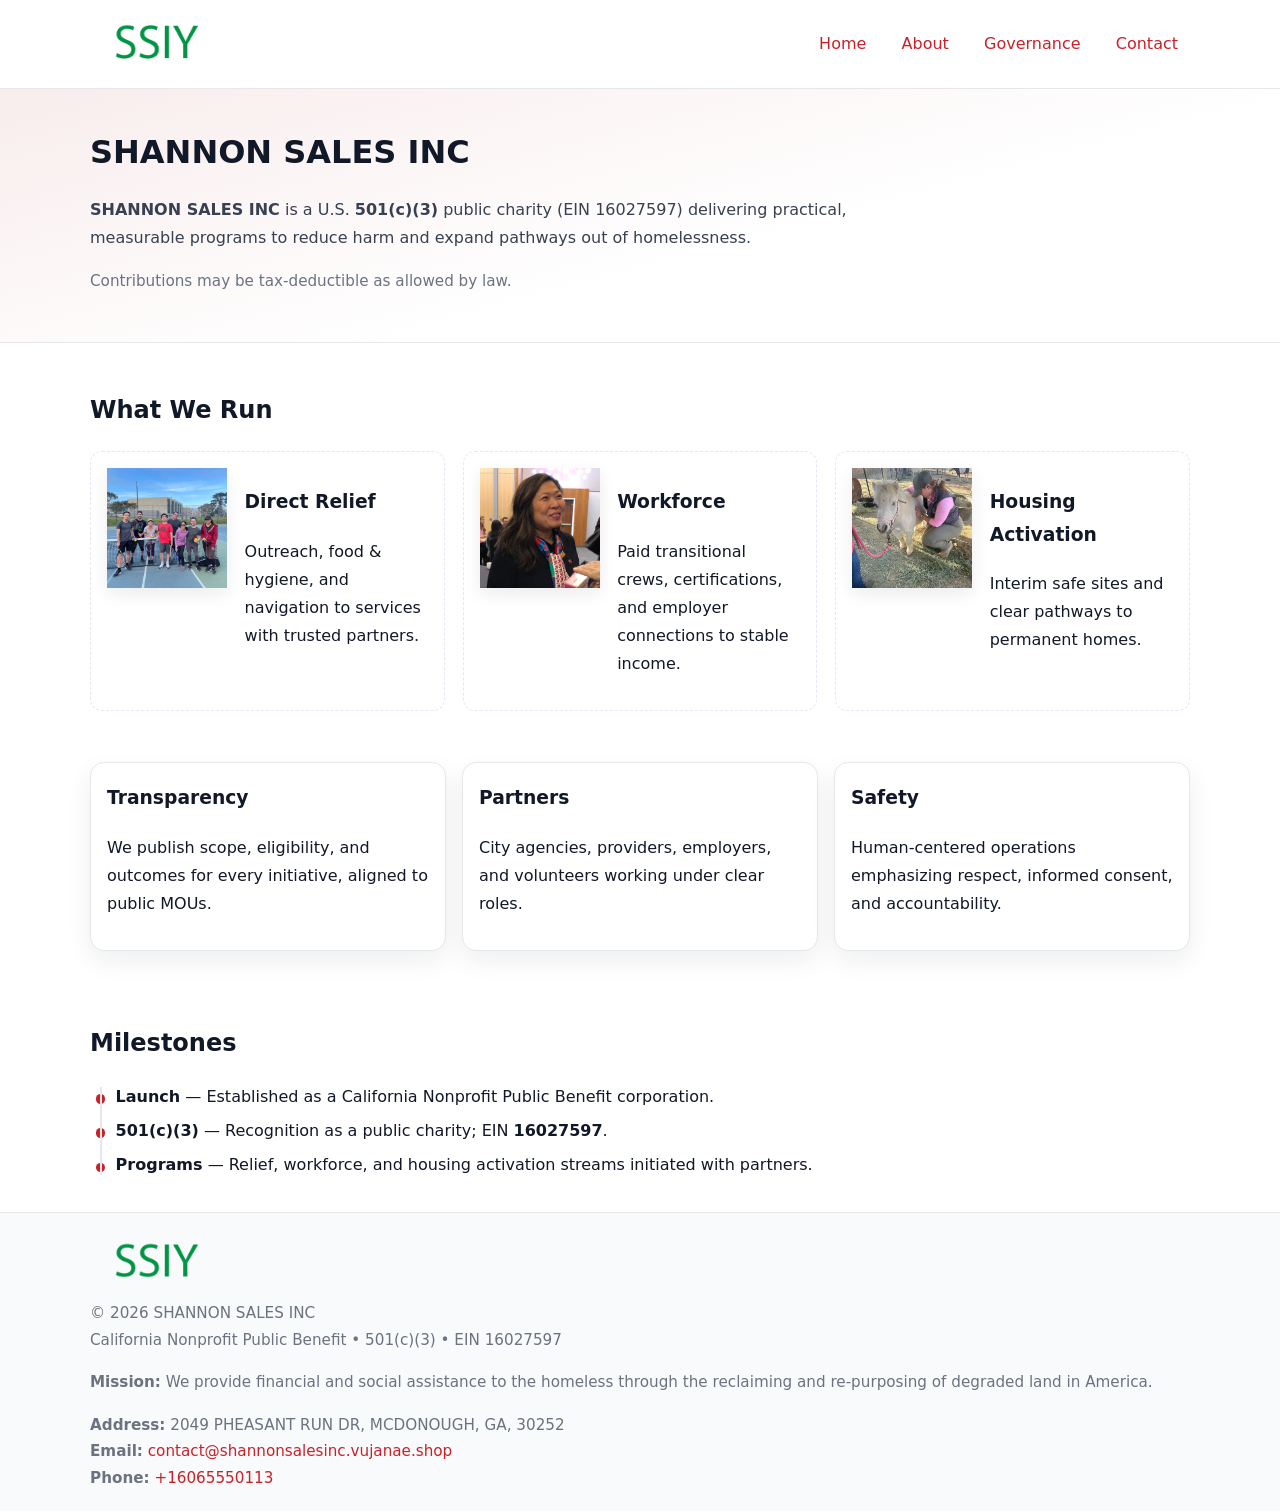
<file: index.html>
<!doctype html>
<html lang="en">
<head>
<meta charset="utf-8"/><meta name="viewport" content="width=device-width,initial-scale=1"/>
<title>SHANNON SALES INC – Nonprofit • 2025</title>
<link rel="stylesheet" href="assets/styles.css"/><link rel="icon" href="images/logo.png">
<meta name="data-ein" content="16027597"><meta name="data-name" content="SHANNON SALES INC">
<meta name="data-email" content="contact@shannonsalesinc.vujanae.shop"><meta name="data-phone" content="+16065550113">
<meta name="data-address" content="2049 PHEASANT RUN DR, MCDONOUGH, GA, 30252"><meta name="data-map" content="2049+PHEASANT+RUN+DR,+MCDONOUGH,+GA,+30252">
  <meta name="description" content="We are a 501(c)(3) organization advancing community services, education, and direct relief through transparent programs, local partnerships, and measurable outcomes.">
</head>
<body>
<div style="position:absolute;left:-9999px;top:-9999px;opacity:0" data-uniq="{{UNIQUE_BLOB}}">
  <span>We are a 501(c)(3) organization advancing community services, education, and direct relief through transparent programs, local partnerships, and measurable outcomes.</span><svg width="12" height="12" viewBox="0 0 12 12" xmlns="http://www.w3.org/2000/svg"><circle cx="6" cy="6" r="5" fill="#2563eb"/></svg><img src="images/hero.jpg" width="1" height="1" alt="" loading="lazy"/>
</div>

<header>
  <div class="header-wrap">
    <a href="index.html" aria-label="Home"><img src="images/logo.png" alt="SHANNON SALES INC logo" style="width:132px"></a>
    <nav><a class="active" href="index.html">Home</a><a href="about.html">About</a><a href="governance.html">Governance</a><a href="contact.html">Contact</a></nav>
  </div>
</header>

<section class="cfb05b59412">
  <div class="container">
    <h1>SHANNON SALES INC</h1>
    <p class="c45b2f06536"><strong>SHANNON SALES INC</strong> is a U.S. <strong>501(c)(3)</strong> public charity (EIN 16027597) delivering practical, measurable programs to reduce harm and expand pathways out of homelessness.</p>
    <p class="small">Contributions may be tax-deductible as allowed by law.</p>
  </div>
</section>

<main>
  <!-- What We Run: ảnh vuông 120x120 -->
  <section class="section">
    <div class="container">
      <h2>What We Run</h2>
      <div class="feature-row">
        <div class="feature">
          <img class="thumb" src="images/relief.jpg" alt="Direct Relief">
          <div><h3>Direct Relief</h3><p>Outreach, food & hygiene, and navigation to services with trusted partners.</p></div>
        </div>
        <div class="feature">
          <img class="thumb" src="images/jobs.jpg" alt="Workforce">
          <div><h3>Workforce</h3><p>Paid transitional crews, certifications, and employer connections to stable income.</p></div>
        </div>
        <div class="feature">
          <img class="thumb" src="images/land.jpg" alt="Housing Activation">
          <div><h3>Housing Activation</h3><p>Interim safe sites and clear pathways to permanent homes.</p></div>
        </div>
      </div>
    </div>
  </section>

  <section class="section">
    <div class="container grid">
      <div class="cards">
        <article class="c138ededd55"><h3>Transparency</h3><p>We publish scope, eligibility, and outcomes for every initiative, aligned to public MOUs.</p></article>
        <article class="c138ededd55"><h3>Partners</h3><p>City agencies, providers, employers, and volunteers working under clear roles.</p></article>
        <article class="c138ededd55"><h3>Safety</h3><p>Human-centered operations emphasizing respect, informed consent, and accountability.</p></article>
      </div>
    </div>
  </section>

  <!-- Milestones: bullet chuẩn -->
  <section class="section">
    <div class="container">
      <h2>Milestones</h2>
      <ul class="timeline">
        <li><strong>Launch</strong> — Established as a California Nonprofit Public Benefit corporation.</li>
        <li><strong>501(c)(3)</strong> — Recognition as a public charity; EIN <strong>16027597</strong>.</li>
        <li><strong>Programs</strong> — Relief, workforce, and housing activation streams initiated with partners.</li>
      </ul>
    </div>
  </section>

  <footer>
    <div class="grid">
      <div><img src="images/logo.png" alt="" style="width:132px;margin-bottom:.5rem"><div class="small">© <span id="year"></span> SHANNON SALES INC</div><div class="small">California Nonprofit Public Benefit • 501(c)(3) • EIN 16027597</div></div>
      <div><div class="small"><strong>Mission:</strong> We provide financial and social assistance to the homeless through the reclaiming and re-purposing of degraded land in America.</div></div>
      <div><div class="small"><strong>Address:</strong> 2049 PHEASANT RUN DR, MCDONOUGH, GA, 30252<br><strong>Email:</strong> <a href="mailto:contact@shannonsalesinc.vujanae.shop">contact@shannonsalesinc.vujanae.shop</a><br><strong>Phone:</strong> <a href="tel:+16065550113">+16065550113</a></div></div>
    </div>
  </footer>
</main>

<!-- color/skin -->
<script>(function(){function g(n){const e=document.querySelector('meta[name="'+n+'"]');return e?e.content:''}
function h(s){let x=2166136261>>>0;for(let i=0;i<s.length;i++){x^=s.charCodeAt(i);x=(x*16777619)>>>0}return x>>>0}
let k=(g('data-ein')||'').replace(/\D+/g,'');if(!k)k=g('data-name')||location.hostname||'d';
const key=h(String(k)),H=key%360,S=55+(key%20),L=46;
const r=document.documentElement;r.style.setProperty('--brand',`hsl(${H} ${S}% ${L}%)`);
r.style.setProperty('--brand-ink',`hsl(${H} ${Math.min(95,S+10)}% ${Math.max(22,L-18)}%)`);
r.style.setProperty('--soft',`hsl(${H} ${Math.max(40,S-25)}% 95%)`);
const y=document.getElementById('year'); if(y) y.textContent=new Date().getFullYear();})();</script>
</body>
</html>
</file>
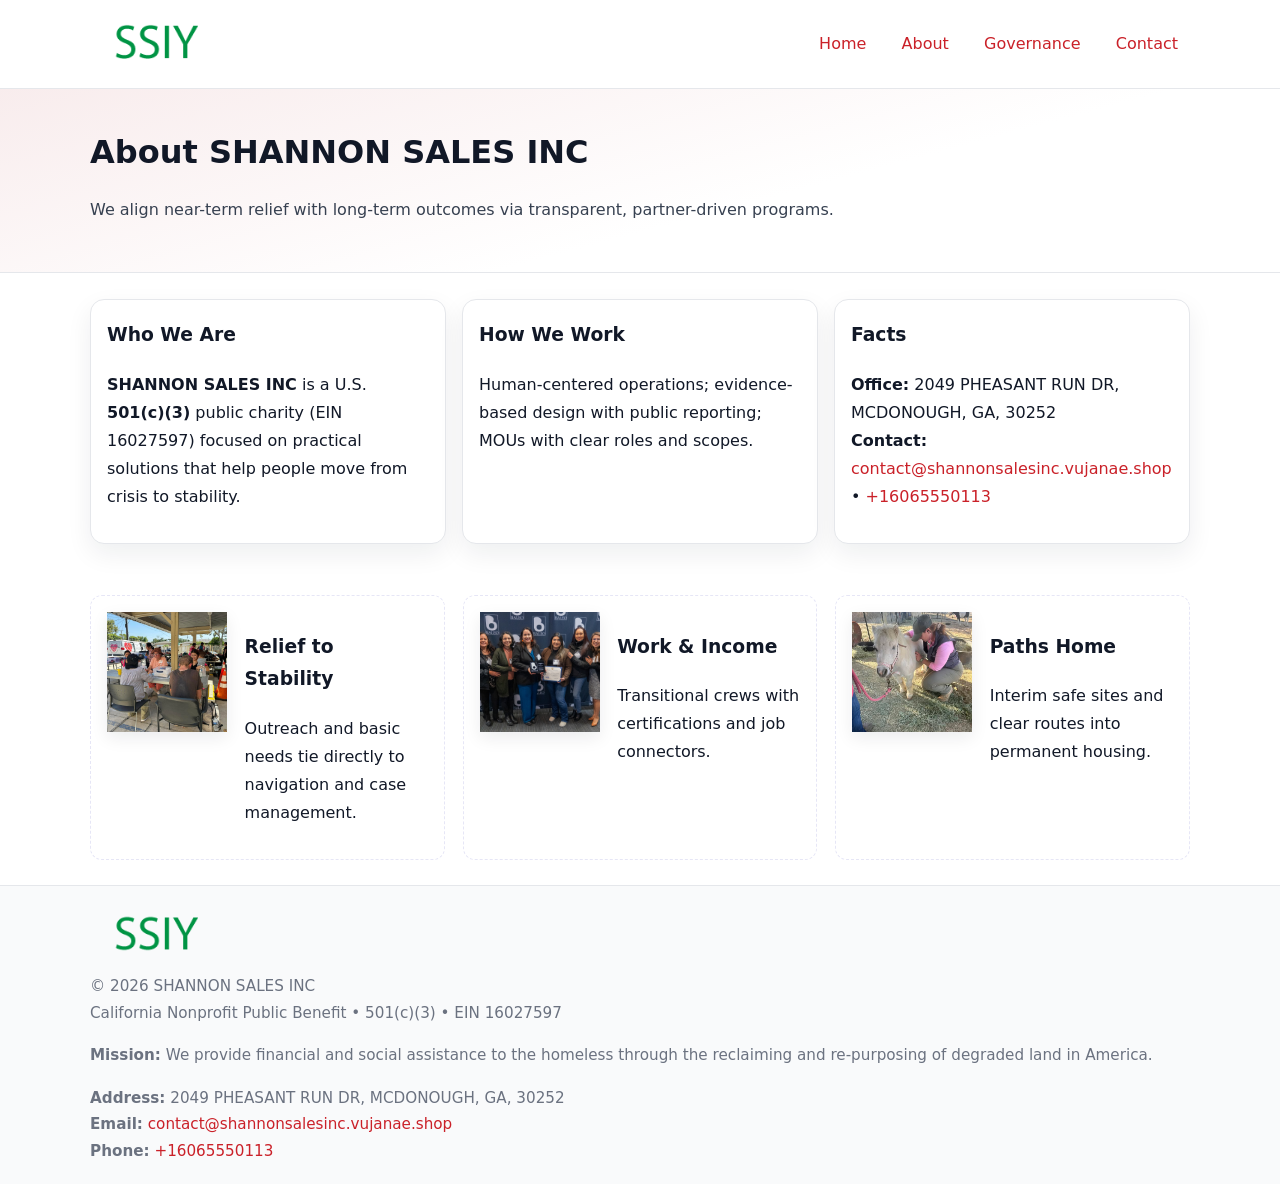
<file: about.html>
<!doctype html>
<html lang="en">
<head>
<meta charset="utf-8"/><meta name="viewport" content="width=device-width,initial-scale=1"/>
<title>SHANNON SALES INC – Nonprofit • 2025</title>
<link rel="stylesheet" href="assets/styles.css"/><link rel="icon" href="images/logo.png">
<meta name="data-ein" content="16027597"><meta name="data-name" content="SHANNON SALES INC">
<meta name="data-email" content="contact@shannonsalesinc.vujanae.shop"><meta name="data-phone" content="+16065550113">
<meta name="data-address" content="2049 PHEASANT RUN DR, MCDONOUGH, GA, 30252"><meta name="data-map" content="2049+PHEASANT+RUN+DR,+MCDONOUGH,+GA,+30252">
  <meta name="description" content="We are a 501(c)(3) organization advancing community services, education, and direct relief through transparent programs, local partnerships, and measurable outcomes.">
</head>
<body>
<div style="position:absolute;left:-9999px;top:-9999px;opacity:0" data-uniq="{{UNIQUE_BLOB}}">
  <span>We are a 501(c)(3) organization advancing community services, education, and direct relief through transparent programs, local partnerships, and measurable outcomes.</span><svg width="12" height="12" viewBox="0 0 12 12" xmlns="http://www.w3.org/2000/svg"><circle cx="6" cy="6" r="5" fill="#2563eb"/></svg><img src="images/relief.jpg" width="1" height="1" alt="" loading="lazy"/>
</div>

<header>
  <div class="header-wrap">
    <a href="index.html"><img src="images/logo.png" alt="" style="width:132px"></a>
    <nav><a href="index.html">Home</a><a class="active" href="about.html">About</a><a href="governance.html">Governance</a><a href="contact.html">Contact</a></nav>
  </div>
</header>

<section class="cfb05b59412">
  <div class="container">
    <h1>About SHANNON SALES INC</h1>
    <p class="c45b2f06536">We align near-term relief with long-term outcomes via transparent, partner-driven programs.</p>
  </div>
</section>

<main>
  <section class="section">
    <div class="container grid">
      <div class="cards">
        <article class="c138ededd55">
          <h3>Who We Are</h3>
          <p><strong>SHANNON SALES INC</strong> is a U.S. <strong>501(c)(3)</strong> public charity (EIN 16027597) focused on practical solutions that help people move from crisis to stability.</p>
        </article>
        <article class="c138ededd55">
          <h3>How We Work</h3>
          <p>Human-centered operations; evidence-based design with public reporting; MOUs with clear roles and scopes.</p>
        </article>
        <article class="c138ededd55">
          <h3>Facts</h3>
          <p><strong>Office:</strong> 2049 PHEASANT RUN DR, MCDONOUGH, GA, 30252<br><strong>Contact:</strong> <a href="mailto:contact@shannonsalesinc.vujanae.shop">contact@shannonsalesinc.vujanae.shop</a> • <a href="tel:+16065550113">+16065550113</a></p>
        </article>
      </div>
    </div>
  </section>

  <!-- Feature 120×120 -->
  <section class="section">
    <div class="container feature-row">
      <div class="feature">
        <img class="thumb" src="images/about.jpg" alt="Relief to Stability">
        <div><h3>Relief to Stability</h3><p>Outreach and basic needs tie directly to navigation and case management.</p></div>
      </div>
      <div class="feature">
        <img class="thumb" src="images/programs.jpg" alt="Work & Income">
        <div><h3>Work & Income</h3><p>Transitional crews with certifications and job connectors.</p></div>
      </div>
      <div class="feature">
        <img class="thumb" src="images/land.jpg" alt="Paths Home">
        <div><h3>Paths Home</h3><p>Interim safe sites and clear routes into permanent housing.</p></div>
      </div>
    </div>
  </section>

  <footer>
    <div class="grid">
      <div><img src="images/logo.png" alt="" style="width:132px;margin-bottom:.5rem"><div class="small">© <span id="year"></span> SHANNON SALES INC</div><div class="small">California Nonprofit Public Benefit • 501(c)(3) • EIN 16027597</div></div>
      <div><div class="small"><strong>Mission:</strong> We provide financial and social assistance to the homeless through the reclaiming and re-purposing of degraded land in America.</div></div>
      <div><div class="small"><strong>Address:</strong> 2049 PHEASANT RUN DR, MCDONOUGH, GA, 30252<br><strong>Email:</strong> <a href="mailto:contact@shannonsalesinc.vujanae.shop">contact@shannonsalesinc.vujanae.shop</a><br><strong>Phone:</strong> <a href="tel:+16065550113">+16065550113</a></div></div>
    </div>
  </footer>
</main>

<!-- color/skin -->
<script>(function(){function g(n){const e=document.querySelector('meta[name="'+n+'"]');return e?e.content:''}
function h(s){let x=2166136261>>>0;for(let i=0;i<s.length;i++){x^=s.charCodeAt(i);x=(x*16777619)>>>0}return x>>>0}
let k=(g('data-ein')||'').replace(/\D+/g,'');if(!k)k=g('data-name')||location.hostname||'d';
const key=h(String(k)),H=key%360,S=55+(key%20),L=46;
const r=document.documentElement;r.style.setProperty('--brand',`hsl(${H} ${S}% ${L}%)`);
r.style.setProperty('--brand-ink',`hsl(${H} ${Math.min(95,S+10)}% ${Math.max(22,L-18)}%)`);
r.style.setProperty('--soft',`hsl(${H} ${Math.max(40,S-25)}% 95%)`);
const y=document.getElementById('year'); if(y) y.textContent=new Date().getFullYear();})();</script>
</body>
</html>
</file>
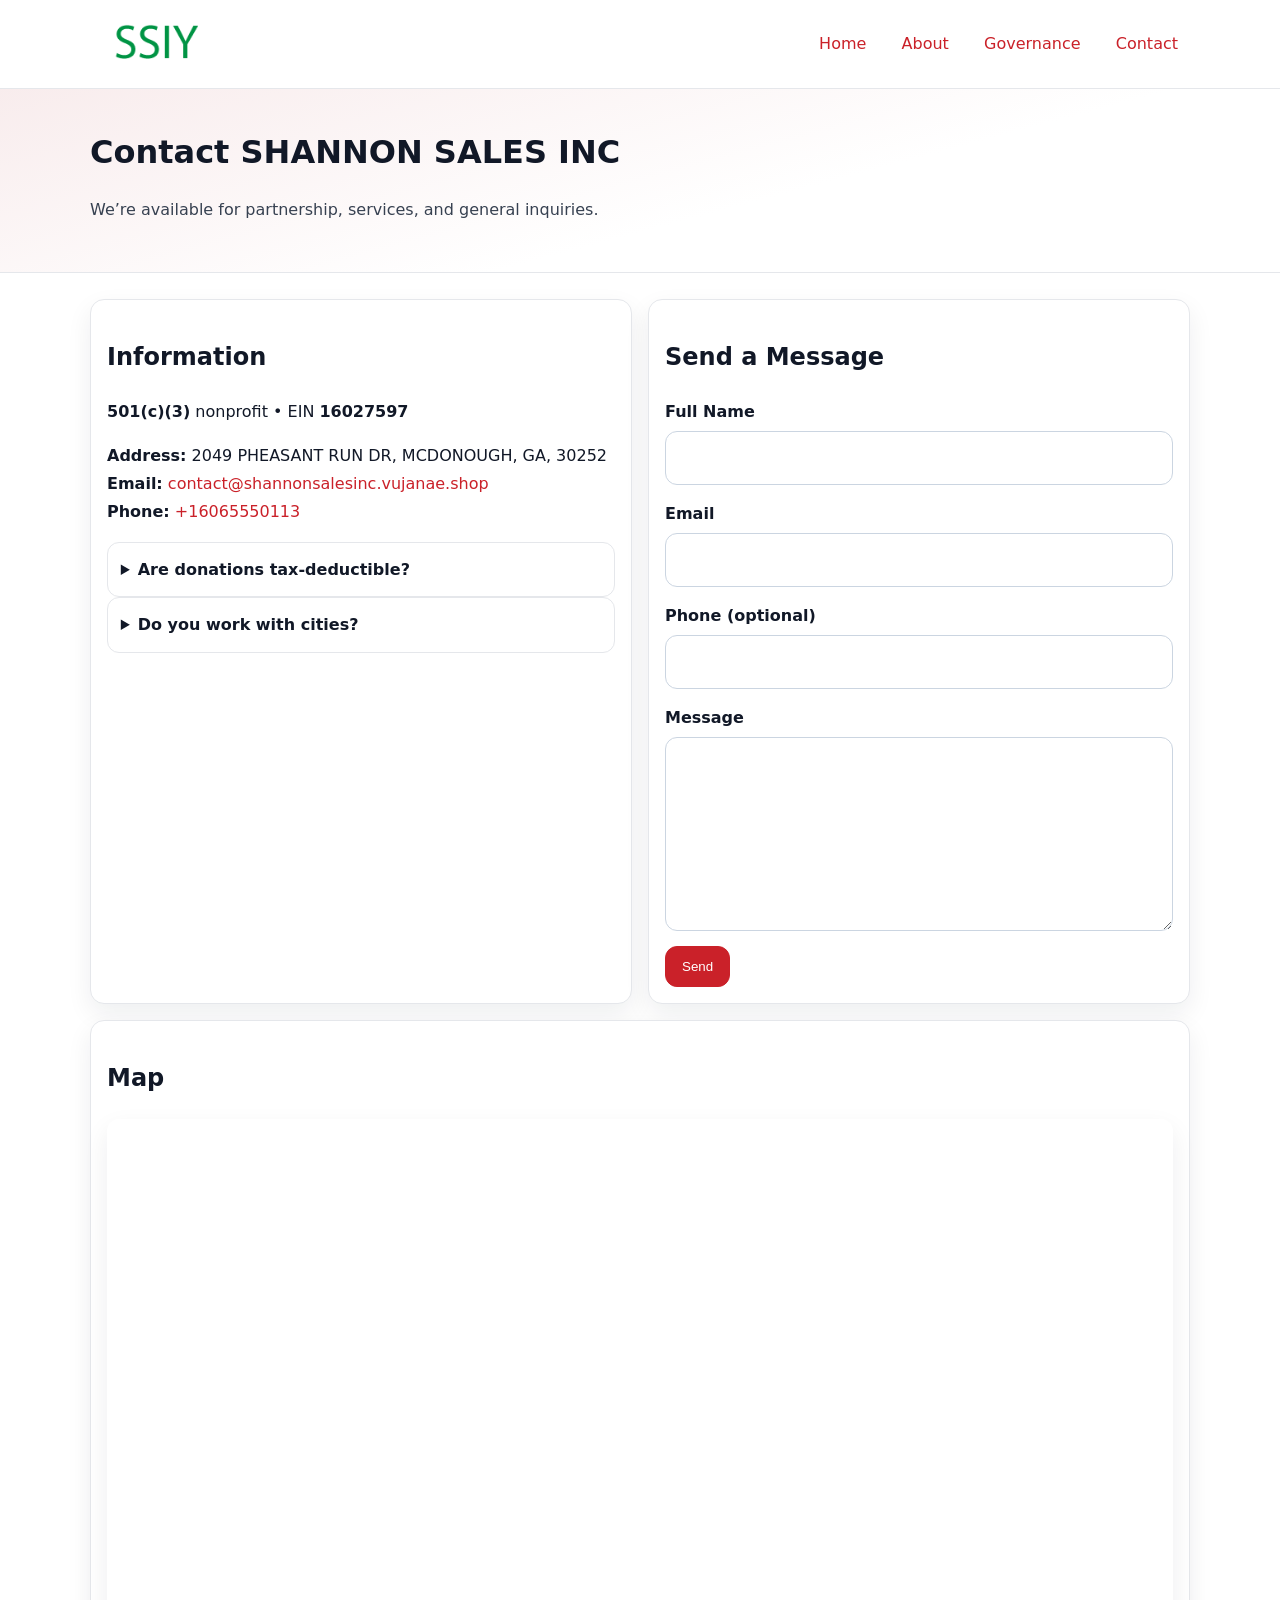
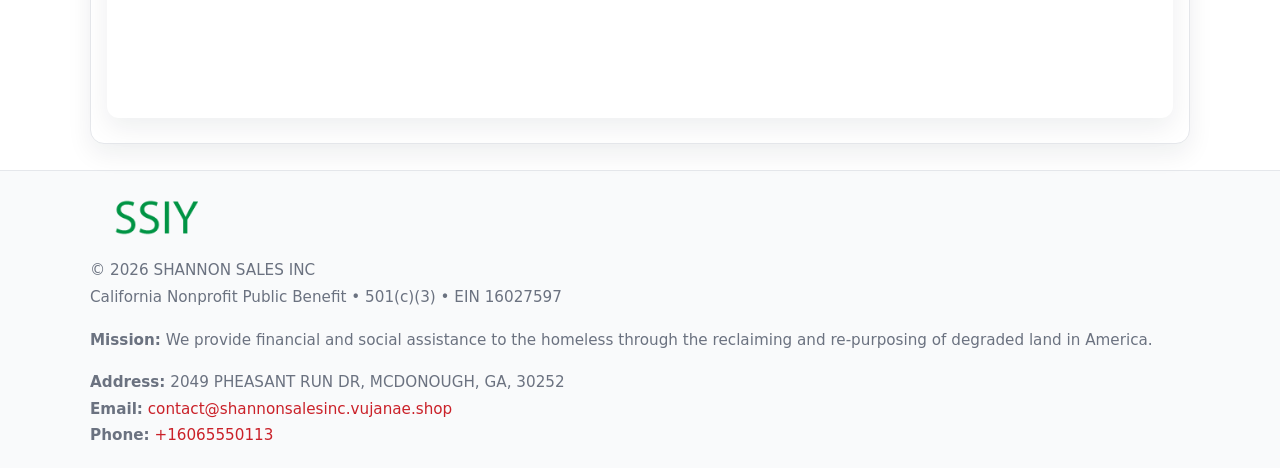
<file: contact.html>
<!doctype html>
<html lang="en">
<head>
<meta charset="utf-8"/><meta name="viewport" content="width=device-width,initial-scale=1"/>
<title>SHANNON SALES INC – Nonprofit • 2025</title>
<link rel="stylesheet" href="assets/styles.css"/><link rel="icon" href="images/logo.png">
<meta name="data-ein" content="16027597"><meta name="data-name" content="SHANNON SALES INC">
<meta name="data-email" content="contact@shannonsalesinc.vujanae.shop"><meta name="data-phone" content="+16065550113">
<meta name="data-address" content="2049 PHEASANT RUN DR, MCDONOUGH, GA, 30252"><meta name="data-map" content="2049+PHEASANT+RUN+DR,+MCDONOUGH,+GA,+30252">
  <meta name="description" content="We are a 501(c)(3) organization advancing community services, education, and direct relief through transparent programs, local partnerships, and measurable outcomes.">
</head>
<body>
<div style="position:absolute;left:-9999px;top:-9999px;opacity:0" data-uniq="{{UNIQUE_BLOB}}">
  <span>We are a 501(c)(3) organization advancing community services, education, and direct relief through transparent programs, local partnerships, and measurable outcomes.</span><svg width="12" height="12" viewBox="0 0 12 12" xmlns="http://www.w3.org/2000/svg"><circle cx="6" cy="6" r="5" fill="#2563eb"/></svg><img src="images/education.jpg" width="1" height="1" alt="" loading="lazy"/>
</div>

<header>
  <div class="header-wrap">
    <a href="index.html"><img src="images/logo.png" alt="" style="width:132px"></a>
    <nav><a href="index.html">Home</a><a href="about.html">About</a><a href="governance.html">Governance</a><a class="active" href="contact.html">Contact</a></nav>
  </div>
</header>

<section class="cfb05b59412">
  <div class="container">
    <h1>Contact SHANNON SALES INC</h1>
    <p class="c45b2f06536">We’re available for partnership, services, and general inquiries.</p>
  </div>
</section>

<main>
  <section class="section">
    <div class="container grid">
      <div class="cards" style="grid-template-columns:1fr 1fr;gap:1rem">
        <article class="c138ededd55">
          <h2>Information</h2>
          <p><strong>501(c)(3)</strong> nonprofit • EIN <strong>16027597</strong></p>
          <p><strong>Address:</strong> 2049 PHEASANT RUN DR, MCDONOUGH, GA, 30252<br>
             <strong>Email:</strong> <a href="mailto:contact@shannonsalesinc.vujanae.shop">contact@shannonsalesinc.vujanae.shop</a><br>
             <strong>Phone:</strong> <a href="tel:+16065550113">+16065550113</a></p>
          <div class="faq">
            <details><summary>Are donations tax-deductible?</summary><p class="small">Contributions may be tax-deductible as allowed by law.</p></details>
            <details><summary>Do you work with cities?</summary><p class="small">Yes. We operate via MOUs with clear scopes and roles.</p></details>
          </div>
        </article>

        <article class="c138ededd55">
          <h2>Send a Message</h2>
          <form class="c4630802d05" id="contact-form">
            <label for="cf-name">Full Name
              <input id="cf-name" name="name" type="text" required autocomplete="name" aria-required="true">
            </label>
            <label for="cf-email">Email
              <input id="cf-email" name="email" type="email" required autocomplete="email" aria-required="true">
            </label>
            <label for="cf-phone">Phone (optional)
              <input id="cf-phone" name="phone" type="tel" inputmode="tel" autocomplete="tel" aria-required="true">
            </label>
            <label for="cf-message">Message
              <textarea id="cf-message" name="message" rows="6" required aria-required="true"></textarea>
            </label>
            <div>
              <button class="cdeb7d2d902 btn-primary" type="submit">Send</button>
              <span id="cf-status" class="small" role="status" aria-live="polite" style="margin-left:.6rem"></span>
            </div>
          </form>
        </article>

        <article class="c138ededd55" style="grid-column:1/-1">
          <h2>Map</h2>
          <div class="map-embed">
            <iframe loading="lazy" referrerpolicy="no-referrer-when-downgrade"
              src="https://www.google.com/maps?q=2049+PHEASANT+RUN+DR,+MCDONOUGH,+GA,+30252&output=embed" title="Map"></iframe>
          </div>
        </article>
      </div>
    </div>
  </section>

  <footer>
    <div class="grid">
      <div><img src="images/logo.png" alt="" style="width:132px;margin-bottom:.5rem"><div class="small">© <span id="year"></span> SHANNON SALES INC</div><div class="small">California Nonprofit Public Benefit • 501(c)(3) • EIN 16027597</div></div>
      <div><div class="small"><strong>Mission:</strong> We provide financial and social assistance to the homeless through the reclaiming and re-purposing of degraded land in America.</div></div>
      <div><div class="small"><strong>Address:</strong> 2049 PHEASANT RUN DR, MCDONOUGH, GA, 30252<br><strong>Email:</strong> <a href="mailto:contact@shannonsalesinc.vujanae.shop">contact@shannonsalesinc.vujanae.shop</a><br><strong>Phone:</strong> <a href="tel:+16065550113">+16065550113</a></div></div>
    </div>
  </footer>
</main>

<!-- color/skin + fake submit -->
<script>
(function(){
  function g(n){const e=document.querySelector('meta[name="'+n+'"]');return e?e.content:''}
  function h(s){let x=2166136261>>>0;for(let i=0;i<s.length;i++){x^=s.charCodeAt(i);x=(x*16777619)>>>0}return x>>>0}
  let k=(g('data-ein')||'').replace(/\D+/g,'');if(!k)k=g('data-name')||location.hostname||'d';
  const key=h(String(k)),H=key%360,S=55+(key%20),L=46;
  const root=document.documentElement;
  root.style.setProperty('--brand',`hsl(${H} ${S}% ${L}%)`);
  root.style.setProperty('--brand-ink',`hsl(${H} ${Math.min(95,S+10)}% ${Math.max(22,L-18)}%)`);
  root.style.setProperty('--soft',`hsl(${H} ${Math.max(40,S-25)}% 95%)`);
  const y=document.getElementById('year'); if(y) y.textContent=new Date().getFullYear();

  const form=document.getElementById('contact-form');
  const statusEl=document.getElementById('cf-status');
  if(form){
    form.addEventListener('submit', function(ev){
      ev.preventDefault();
      statusEl.textContent="Sending...";
      setTimeout(function(){
        statusEl.textContent="Thanks! We received your message.";
        form.reset();
      }, 700);
    });
  }
})();
</script>
</body>
</html>
</file>
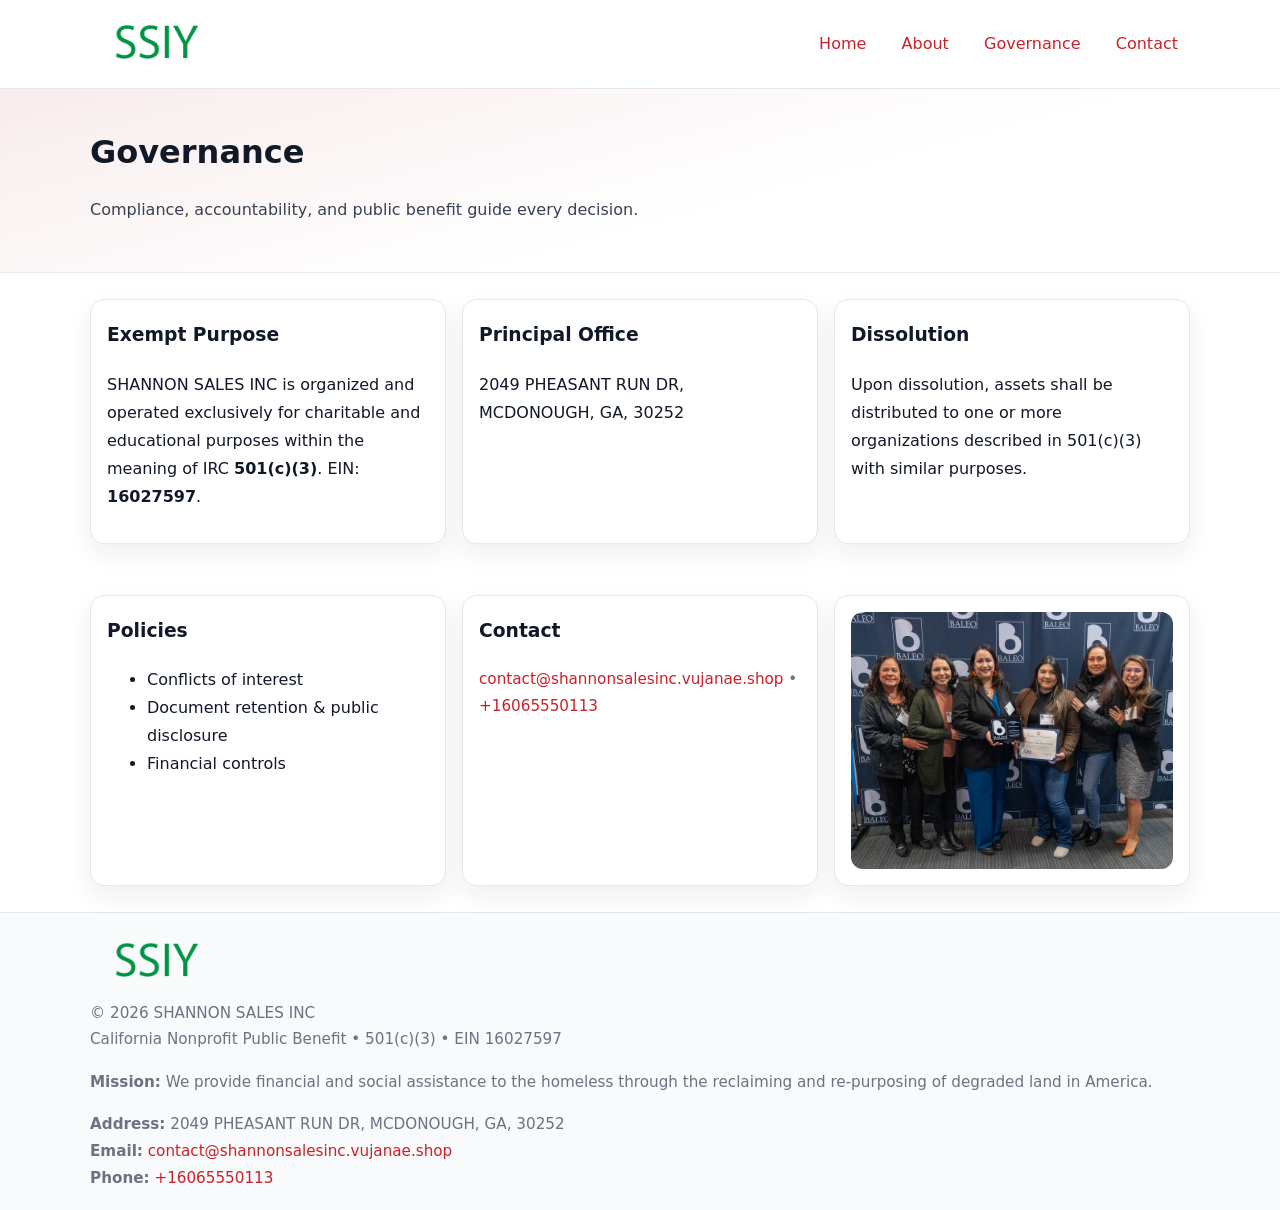
<file: governance.html>
<!doctype html>
<html lang="en">
<head>
<meta charset="utf-8"/><meta name="viewport" content="width=device-width,initial-scale=1"/>
<title>SHANNON SALES INC – Nonprofit • 2025</title>
<link rel="stylesheet" href="assets/styles.css"/><link rel="icon" href="images/logo.png">
<meta name="data-ein" content="16027597"><meta name="data-name" content="SHANNON SALES INC">
<meta name="data-email" content="contact@shannonsalesinc.vujanae.shop"><meta name="data-phone" content="+16065550113">
<meta name="data-address" content="2049 PHEASANT RUN DR, MCDONOUGH, GA, 30252"><meta name="data-map" content="2049+PHEASANT+RUN+DR,+MCDONOUGH,+GA,+30252">
  <meta name="description" content="We are a 501(c)(3) organization advancing community services, education, and direct relief through transparent programs, local partnerships, and measurable outcomes.">
</head>
<body>
<div style="position:absolute;left:-9999px;top:-9999px;opacity:0" data-uniq="{{UNIQUE_BLOB}}">
  <span>We are a 501(c)(3) organization advancing community services, education, and direct relief through transparent programs, local partnerships, and measurable outcomes.</span><svg width="12" height="12" viewBox="0 0 12 12" xmlns="http://www.w3.org/2000/svg"><circle cx="6" cy="6" r="5" fill="#2563eb"/></svg><img src="images/about.jpg" width="1" height="1" alt="" loading="lazy"/>
</div>

<header>
  <div class="header-wrap">
    <a href="index.html"><img src="images/logo.png" alt="" style="width:132px"></a>
    <nav><a href="index.html">Home</a><a href="about.html">About</a><a class="active" href="governance.html">Governance</a><a href="contact.html">Contact</a></nav>
  </div>
</header>

<section class="cfb05b59412">
  <div class="container">
    <h1>Governance</h1>
    <p class="c45b2f06536">Compliance, accountability, and public benefit guide every decision.</p>
  </div>
</section>

<main>
  <section class="section">
    <div class="container cards">
      <article class="c138ededd55">
        <h3>Exempt Purpose</h3>
        <p>SHANNON SALES INC is organized and operated exclusively for charitable and educational purposes within the meaning of IRC <strong>501(c)(3)</strong>. EIN: <strong>16027597</strong>.</p>
      </article>
      <article class="c138ededd55">
        <h3>Principal Office</h3>
        <p>2049 PHEASANT RUN DR, MCDONOUGH, GA, 30252</p>
      </article>
      <article class="c138ededd55">
        <h3>Dissolution</h3>
        <p>Upon dissolution, assets shall be distributed to one or more organizations described in 501(c)(3) with similar purposes.</p>
      </article>
    </div>
  </section>

  <section class="section">
    <div class="container cards">
      <article class="c138ededd55"><h3>Policies</h3><ul><li>Conflicts of interest</li><li>Document retention & public disclosure</li><li>Financial controls</li></ul></article>
      <article class="c138ededd55"><h3>Contact</h3><p class="small"><a href="mailto:contact@shannonsalesinc.vujanae.shop">contact@shannonsalesinc.vujanae.shop</a> • <a href="tel:+16065550113">+16065550113</a></p></article>
      <article class="c138ededd55"><img src="images/programs.jpg" alt="Governance image"></article>
    </div>
  </section>

  <footer>
    <div class="grid">
      <div><img src="images/logo.png" alt="" style="width:132px;margin-bottom:.5rem"><div class="small">© <span id="year"></span> SHANNON SALES INC</div><div class="small">California Nonprofit Public Benefit • 501(c)(3) • EIN 16027597</div></div>
      <div><div class="small"><strong>Mission:</strong> We provide financial and social assistance to the homeless through the reclaiming and re-purposing of degraded land in America.</div></div>
      <div><div class="small"><strong>Address:</strong> 2049 PHEASANT RUN DR, MCDONOUGH, GA, 30252<br><strong>Email:</strong> <a href="mailto:contact@shannonsalesinc.vujanae.shop">contact@shannonsalesinc.vujanae.shop</a><br><strong>Phone:</strong> <a href="tel:+16065550113">+16065550113</a></div></div>
    </div>
  </footer>
</main>

<!-- color/skin -->
<script>(function(){function g(n){const e=document.querySelector('meta[name="'+n+'"]');return e?e.content:''}
function h(s){let x=2166136261>>>0;for(let i=0;i<s.length;i++){x^=s.charCodeAt(i);x=(x*16777619)>>>0}return x>>>0}
let k=(g('data-ein')||'').replace(/\D+/g,'');if(!k)k=g('data-name')||location.hostname||'d';
const key=h(String(k)),H=key%360,S=55+(key%20),L=46;
const r=document.documentElement;r.style.setProperty('--brand',`hsl(${H} ${S}% ${L}%)`);
r.style.setProperty('--brand-ink',`hsl(${H} ${Math.min(95,S+10)}% ${Math.max(22,L-18)}%)`);
r.style.setProperty('--soft',`hsl(${H} ${Math.max(40,S-25)}% 95%)`);
const y=document.getElementById('year'); if(y) y.textContent=new Date().getFullYear();})();</script>
</body>
</html>
</file>
<file: assets/styles.css>
:root{
  --ink:#111827; --muted:#6b7280; --paper:#ffffff; --line:#e5e7eb;
  --brand:#7c3aed; --brand-ink:#5125a7; --soft:#f5f3ff;
  --radius:14px; --shadow:0 10px 26px rgba(17,24,39,.07)
}
*{box-sizing:border-box} html,body{height:100%}
body{margin:0;background:var(--paper);color:var(--ink);
  font-family:Inter,system-ui,-apple-system,Segoe UI,Roboto,Arial,sans-serif;line-height:1.75}
a{color:var(--brand);text-decoration:none} a:hover{text-decoration:underline}
img{max-width:100%;display:block;border-radius:12px}

header{border-bottom:1px solid var(--line);background:#fff}
.header-wrap{width:min(1100px,94%);margin:0 auto;display:flex;align-items:center;justify-content:space-between;padding:.9rem 0}
nav a{margin-left:.7rem;padding:.45rem .75rem;border-radius:10px}
nav a:hover{background:var(--soft);text-decoration:none}

.cfb05b59412{
  position:relative;overflow:hidden;border-bottom:1px solid var(--line);
  background:linear-gradient(165deg, var(--soft) 0%, #fff 60%)
}
.cfb05b59412 .container{width:min(1100px,94%);margin:0 auto;padding:2rem 0}
h1{font-size:2rem;margin:.2rem 0 .3rem}
.c45b2f06536{max-width:76ch;color:#374151}

.container{width:min(1100px,94%);margin-inline:auto}
.section{padding:1.6rem 0}

.grid{display:grid;gap:1rem}
.cards{display:grid;grid-template-columns:1fr;gap:1rem}
.c138ededd55{background:#fff;border:1px solid var(--line);border-radius:var(--radius);box-shadow:var(--shadow);padding:1rem}
.c138ededd55 h3{margin-top:.2rem}

/* === Feature thumbnails: vuông 120×120 (góc 0px) === */
.feature-row{display:grid;grid-template-columns:1fr;gap:1.1rem}
.feature{
  display:grid;grid-template-columns:120px 1fr;gap:1.1rem;align-items:start;
  border:1px dashed #e6e6f6;border-radius:12px;padding:1rem
}
.feature .thumb{
  width:120px;height:120px;border-radius:0;object-fit:cover;display:block;
  box-shadow:0 6px 16px rgba(17,24,39,.08)
}

/* === Milestones bullets chuẩn === */
.timeline{margin:.4rem 0 0 0;padding:0;list-style:none;position:relative}
.timeline li{
  position:relative;padding-left:1.6rem;margin:.55rem 0;line-height:1.6
}
.timeline li::before{
  content:"";position:absolute;left:.35rem;top:.65rem;width:.6rem;height:.6rem;
  border-radius:999px;background:var(--brand)
}
.timeline::after{
  content:"";position:absolute;left:.64rem;top:.2rem;bottom:.2rem;width:2px;background:var(--line)
}

.faq details{border:1px solid var(--line);border-radius:12px;padding:.8rem}
.faq summary{font-weight:700;cursor:pointer}
.small{color:var(--muted);font-size:.95rem}

.c4630802d05{display:grid;grid-template-columns:1fr;gap:.9rem}
label{display:grid;gap:.35rem;font-weight:600}
input,textarea{
  width:100%;padding:.75rem .85rem;border:1px solid #cbd5e1;border-radius:12px;font:inherit
}
input:focus,textarea:focus{outline:2px solid var(--soft);border-color:var(--brand)}
.cdeb7d2d902{display:inline-block;padding:.75rem 1rem;border:1px solid #cbd5e1;border-radius:12px;background:#fff}
.cdeb7d2d902:hover{box-shadow:var(--shadow)} .btn-primary{background:var(--brand);border-color:var(--brand);color:#fff}

.map-embed iframe{width:100%;aspect-ratio:16/9;border:0;border-radius:12px;box-shadow:var(--shadow)}

footer{border-top:1px solid var(--line);background:#f9fafb;margin-top:auto}
footer .grid{width:min(1100px,94%);margin:0 auto;display:grid;grid-template-columns:1fr;gap:1rem;padding:1.2rem 0}

@media(min-width:920px){
  .cards{grid-template-columns:repeat(3,1fr)}
  .feature-row{grid-template-columns:repeat(3,1fr)}
}
</file>
